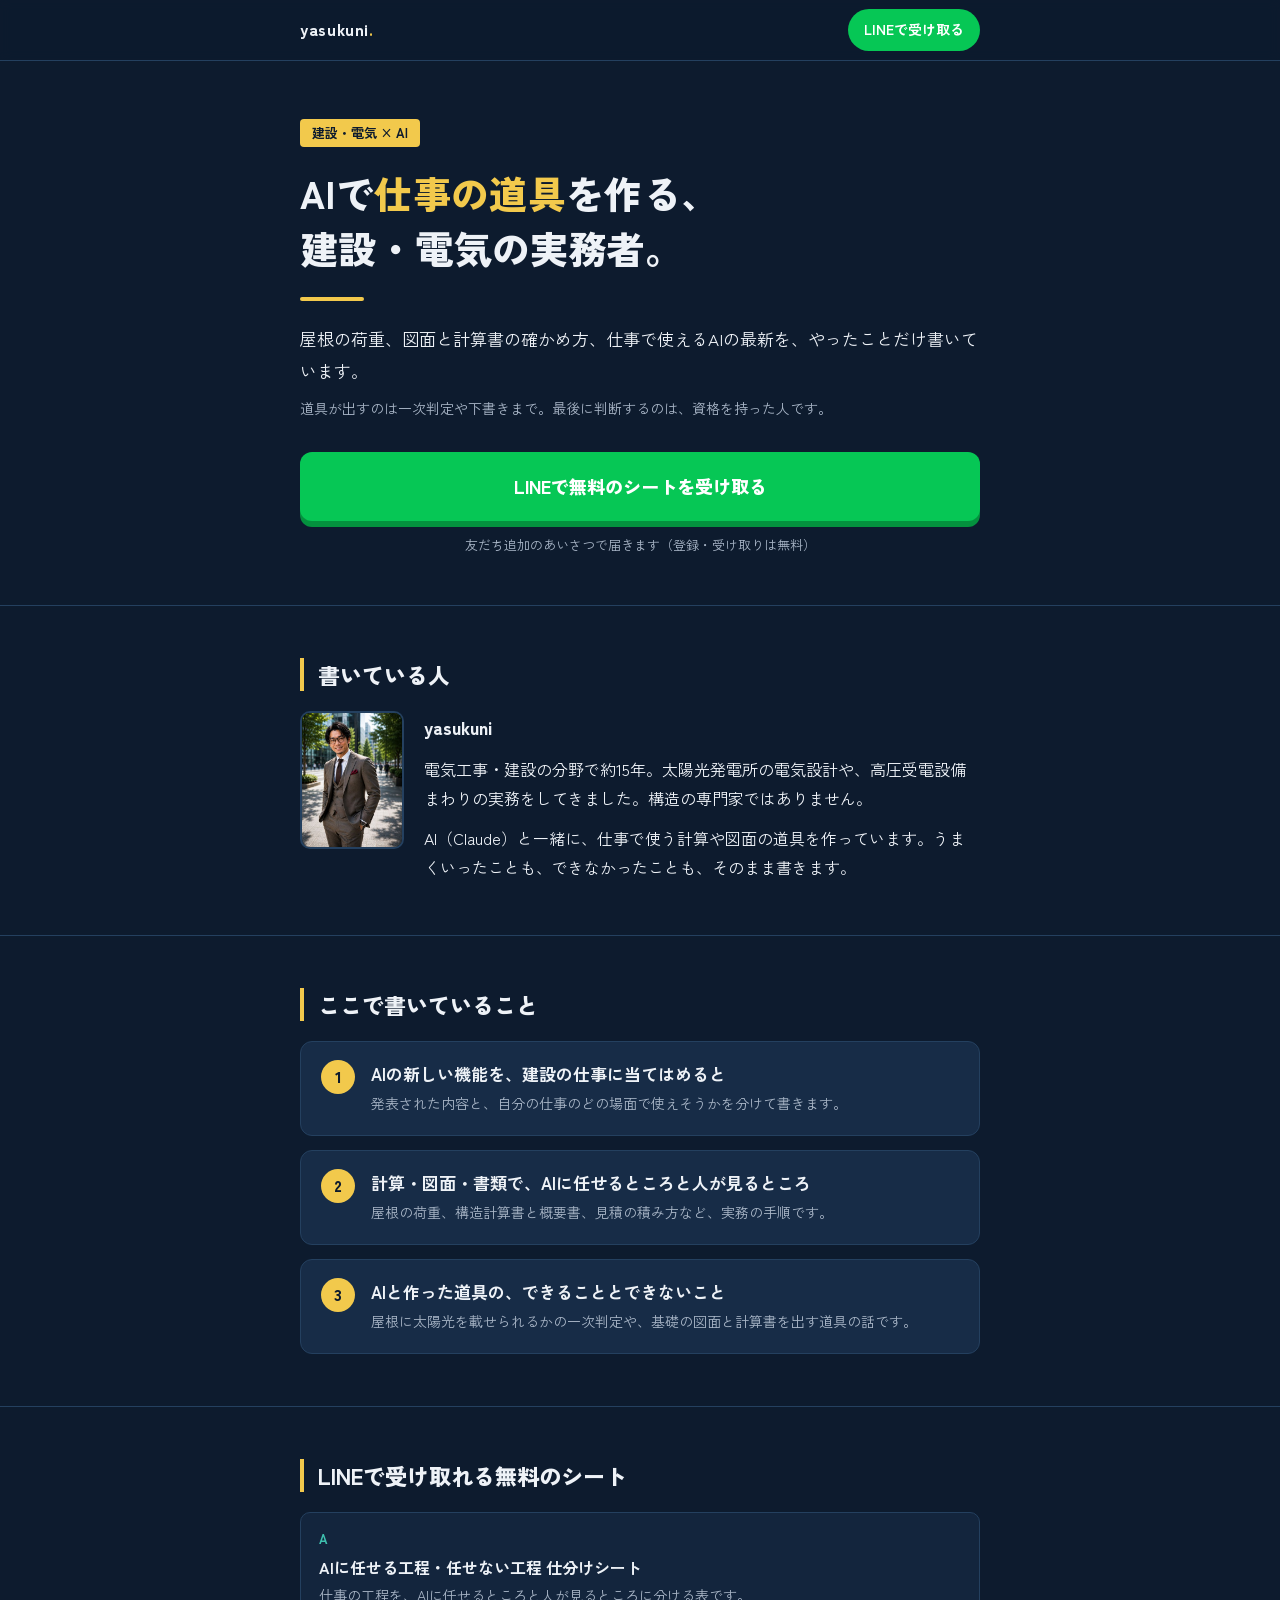
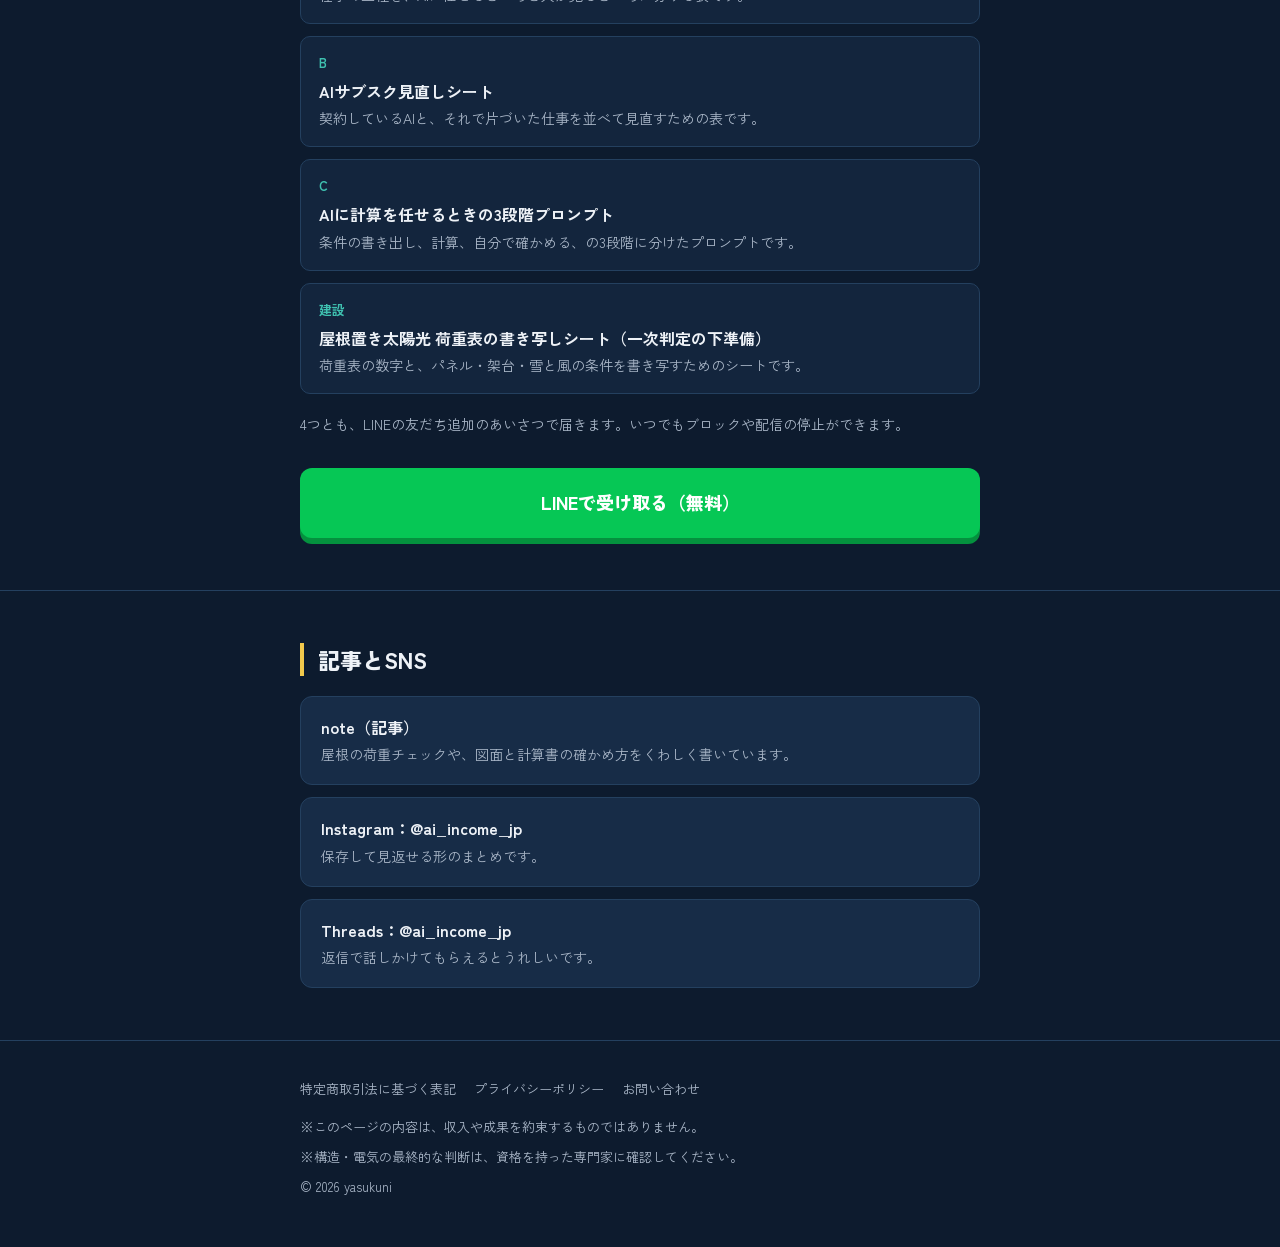
<file: index.html>
<!DOCTYPE html>
<html lang="ja">
<head>
  <meta charset="UTF-8">
  <meta name="viewport" content="width=device-width, initial-scale=1.0">
  <title>AIで仕事の道具を作る、建設・電気の実務者｜yasukuni</title>
  <meta name="description" content="建設・電気の分野で約15年。屋根の荷重、図面と計算書の確かめ方、仕事で使えるAIの最新を、やったことだけ書いています。仕事に使えるシートはLINEで無料配布中。">
  <meta property="og:title" content="AIで仕事の道具を作る、建設・電気の実務者｜yasukuni">
  <meta property="og:description" content="屋根の荷重、図面と計算書の確かめ方、仕事で使えるAIの最新を、やったことだけ書いています。">
  <meta property="og:type" content="website">
  <link rel="preconnect" href="https://fonts.googleapis.com">
  <link rel="preconnect" href="https://fonts.gstatic.com" crossorigin>
  <link rel="stylesheet" href="https://fonts.googleapis.com/css2?family=Zen+Kaku+Gothic+New:wght@400;500;700;900&display=swap">
  <style>
    :root {
      --navy: #0d1b2e;
      --navy-2: #13253d;
      --panel: #172c47;
      --line: #24405f;
      --text: #eef2f7;
      --muted: #a9b6c7;
      --amber: #f2c94c;
      --teal: #3fc1b0;
      --line-green: #06c755;
    }
    * { box-sizing: border-box; margin: 0; padding: 0; }
    html { scroll-behavior: smooth; }
    body {
      background: var(--navy);
      color: var(--text);
      font-family: "Zen Kaku Gothic New", "Hiragino Kaku Gothic ProN", "Noto Sans JP", sans-serif;
      line-height: 1.85;
      font-size: 16px;
      -webkit-font-smoothing: antialiased;
    }
    a { color: inherit; }
    .wrap { max-width: 720px; margin: 0 auto; padding: 0 20px; }

    header {
      position: sticky; top: 0; z-index: 10;
      background: rgba(13, 27, 46, 0.92);
      backdrop-filter: blur(6px);
      border-bottom: 1px solid var(--line);
    }
    header .wrap { display: flex; align-items: center; justify-content: space-between; height: 60px; }
    .brand { font-weight: 900; letter-spacing: 0.04em; text-decoration: none; }
    .brand span { color: var(--amber); }
    .btn-line-s {
      background: var(--line-green); color: #fff; text-decoration: none;
      font-weight: 700; font-size: 14px; padding: 8px 16px; border-radius: 999px;
    }

    .hero { padding: 56px 0 48px; border-bottom: 1px solid var(--line); }
    .tag {
      display: inline-block; font-size: 13px; font-weight: 700; color: var(--navy);
      background: var(--amber); padding: 2px 12px; border-radius: 4px; margin-bottom: 18px;
    }
    h1 { font-size: clamp(26px, 6.4vw, 38px); line-height: 1.45; font-weight: 900; letter-spacing: 0.01em; }
    h1 em { font-style: normal; color: var(--amber); }
    .bar { width: 64px; height: 4px; background: var(--amber); margin: 22px 0; border-radius: 2px; }
    .lead { color: var(--text); font-size: 17px; }
    .lead small { display: block; color: var(--muted); font-size: 14px; margin-top: 10px; }

    .cta { margin-top: 30px; }
    .btn-line {
      display: block; text-align: center; text-decoration: none;
      background: var(--line-green); color: #fff; font-weight: 900; font-size: 18px;
      padding: 18px 20px; border-radius: 12px;
      box-shadow: 0 6px 0 #04913e;
    }
    .btn-line:active { transform: translateY(3px); box-shadow: 0 3px 0 #04913e; }
    .cta p { text-align: center; color: var(--muted); font-size: 13px; margin-top: 12px; }

    section { padding: 52px 0; border-bottom: 1px solid var(--line); }
    h2 { font-size: 22px; font-weight: 900; margin-bottom: 20px; padding-left: 14px; border-left: 4px solid var(--amber); line-height: 1.5; }

    .profile { display: flex; gap: 20px; align-items: flex-start; }
    .profile img { width: 104px; height: 138px; object-fit: cover; border-radius: 10px; border: 2px solid var(--line); flex-shrink: 0; }
    .profile .name { font-weight: 900; font-size: 18px; margin-bottom: 6px; }
    .profile p + p { margin-top: 10px; }
    @media (max-width: 480px) { .profile { flex-direction: column; } }

    .cards { display: grid; gap: 14px; }
    .card {
      background: var(--panel); border: 1px solid var(--line); border-radius: 12px;
      padding: 18px 20px; display: flex; gap: 16px; align-items: flex-start;
    }
    .num { flex-shrink: 0; width: 34px; height: 34px; border-radius: 50%; background: var(--amber); color: var(--navy); font-weight: 900; display: grid; place-items: center; }
    .card h3 { font-size: 17px; font-weight: 700; line-height: 1.6; }
    .card p { color: var(--muted); font-size: 14px; margin-top: 4px; }

    .gifts { display: grid; gap: 12px; }
    .gift { background: var(--navy-2); border: 1px solid var(--line); border-radius: 10px; padding: 14px 18px; }
    .gift .k { color: var(--teal); font-weight: 700; font-size: 13px; }
    .gift .t { font-weight: 700; margin-top: 2px; }
    .gift .d { color: var(--muted); font-size: 14px; }
    .note-box { margin-top: 18px; color: var(--muted); font-size: 14px; }

    .links { display: grid; gap: 12px; }
    .link-card { display: block; text-decoration: none; background: var(--panel); border: 1px solid var(--line); border-radius: 12px; padding: 16px 20px; }
    .link-card .t { font-weight: 700; }
    .link-card .d { color: var(--muted); font-size: 14px; }

    footer { padding: 36px 0 48px; color: var(--muted); font-size: 13px; }
    footer nav { display: flex; flex-wrap: wrap; gap: 8px 18px; margin-bottom: 14px; }
    footer nav a { text-decoration: none; }
    footer nav a:hover { text-decoration: underline; }
    footer p + p { margin-top: 6px; }
  </style>
</head>
<body>
  <header>
    <div class="wrap">
      <a class="brand" href="#top">yasukuni<span>.</span></a>
      <a class="btn-line-s" href="https://line.me/R/ti/p/%40911gqibe">LINEで受け取る</a>
    </div>
  </header>

  <main id="top">
    <div class="hero">
      <div class="wrap">
        <span class="tag">建設・電気 × AI</span>
        <h1>AIで<em>仕事の道具</em>を作る、<br>建設・電気の実務者。</h1>
        <div class="bar"></div>
        <p class="lead">
          屋根の荷重、図面と計算書の確かめ方、仕事で使えるAIの最新を、やったことだけ書いています。
          <small>道具が出すのは一次判定や下書きまで。最後に判断するのは、資格を持った人です。</small>
        </p>
        <div class="cta">
          <a class="btn-line" href="https://line.me/R/ti/p/%40911gqibe">LINEで無料のシートを受け取る</a>
          <p>友だち追加のあいさつで届きます（登録・受け取りは無料）</p>
        </div>
      </div>
    </div>

    <section>
      <div class="wrap">
        <h2>書いている人</h2>
        <div class="profile">
          <img src="assets/yasukuni-profile.jpg" alt="yasukuni のイラスト">
          <div>
            <p class="name">yasukuni</p>
            <p>電気工事・建設の分野で約15年。太陽光発電所の電気設計や、高圧受電設備まわりの実務をしてきました。構造の専門家ではありません。</p>
            <p>AI（Claude）と一緒に、仕事で使う計算や図面の道具を作っています。うまくいったことも、できなかったことも、そのまま書きます。</p>
          </div>
        </div>
      </div>
    </section>

    <section>
      <div class="wrap">
        <h2>ここで書いていること</h2>
        <div class="cards">
          <div class="card">
            <div class="num">1</div>
            <div>
              <h3>AIの新しい機能を、建設の仕事に当てはめると</h3>
              <p>発表された内容と、自分の仕事のどの場面で使えそうかを分けて書きます。</p>
            </div>
          </div>
          <div class="card">
            <div class="num">2</div>
            <div>
              <h3>計算・図面・書類で、AIに任せるところと人が見るところ</h3>
              <p>屋根の荷重、構造計算書と概要書、見積の積み方など、実務の手順です。</p>
            </div>
          </div>
          <div class="card">
            <div class="num">3</div>
            <div>
              <h3>AIと作った道具の、できることとできないこと</h3>
              <p>屋根に太陽光を載せられるかの一次判定や、基礎の図面と計算書を出す道具の話です。</p>
            </div>
          </div>
        </div>
      </div>
    </section>

    <section>
      <div class="wrap">
        <h2>LINEで受け取れる無料のシート</h2>
        <div class="gifts">
          <div class="gift">
            <div class="k">A</div>
            <div class="t">AIに任せる工程・任せない工程 仕分けシート</div>
            <div class="d">仕事の工程を、AIに任せるところと人が見るところに分ける表です。</div>
          </div>
          <div class="gift">
            <div class="k">B</div>
            <div class="t">AIサブスク見直しシート</div>
            <div class="d">契約しているAIと、それで片づいた仕事を並べて見直すための表です。</div>
          </div>
          <div class="gift">
            <div class="k">C</div>
            <div class="t">AIに計算を任せるときの3段階プロンプト</div>
            <div class="d">条件の書き出し、計算、自分で確かめる、の3段階に分けたプロンプトです。</div>
          </div>
          <div class="gift">
            <div class="k">建設</div>
            <div class="t">屋根置き太陽光 荷重表の書き写しシート（一次判定の下準備）</div>
            <div class="d">荷重表の数字と、パネル・架台・雪と風の条件を書き写すためのシートです。</div>
          </div>
        </div>
        <p class="note-box">4つとも、LINEの友だち追加のあいさつで届きます。いつでもブロックや配信の停止ができます。</p>
        <div class="cta">
          <a class="btn-line" href="https://line.me/R/ti/p/%40911gqibe">LINEで受け取る（無料）</a>
        </div>
      </div>
    </section>

    <section>
      <div class="wrap">
        <h2>記事とSNS</h2>
        <div class="links">
          <a class="link-card" href="https://note.com/yasukuni1004">
            <div class="t">note（記事）</div>
            <div class="d">屋根の荷重チェックや、図面と計算書の確かめ方をくわしく書いています。</div>
          </a>
          <a class="link-card" href="https://www.instagram.com/ai_income_jp/">
            <div class="t">Instagram：@ai_income_jp</div>
            <div class="d">保存して見返せる形のまとめです。</div>
          </a>
          <a class="link-card" href="https://www.threads.com/@ai_income_jp">
            <div class="t">Threads：@ai_income_jp</div>
            <div class="d">返信で話しかけてもらえるとうれしいです。</div>
          </a>
        </div>
      </div>
    </section>
  </main>

  <footer>
    <div class="wrap">
      <nav>
        <a href="tokusho.html">特定商取引法に基づく表記</a>
        <a href="privacy.html">プライバシーポリシー</a>
        <a href="contact.html">お問い合わせ</a>
      </nav>
      <p>※このページの内容は、収入や成果を約束するものではありません。</p>
      <p>※構造・電気の最終的な判断は、資格を持った専門家に確認してください。</p>
      <p>© 2026 yasukuni</p>
    </div>
  </footer>
</body>
</html>
</file>
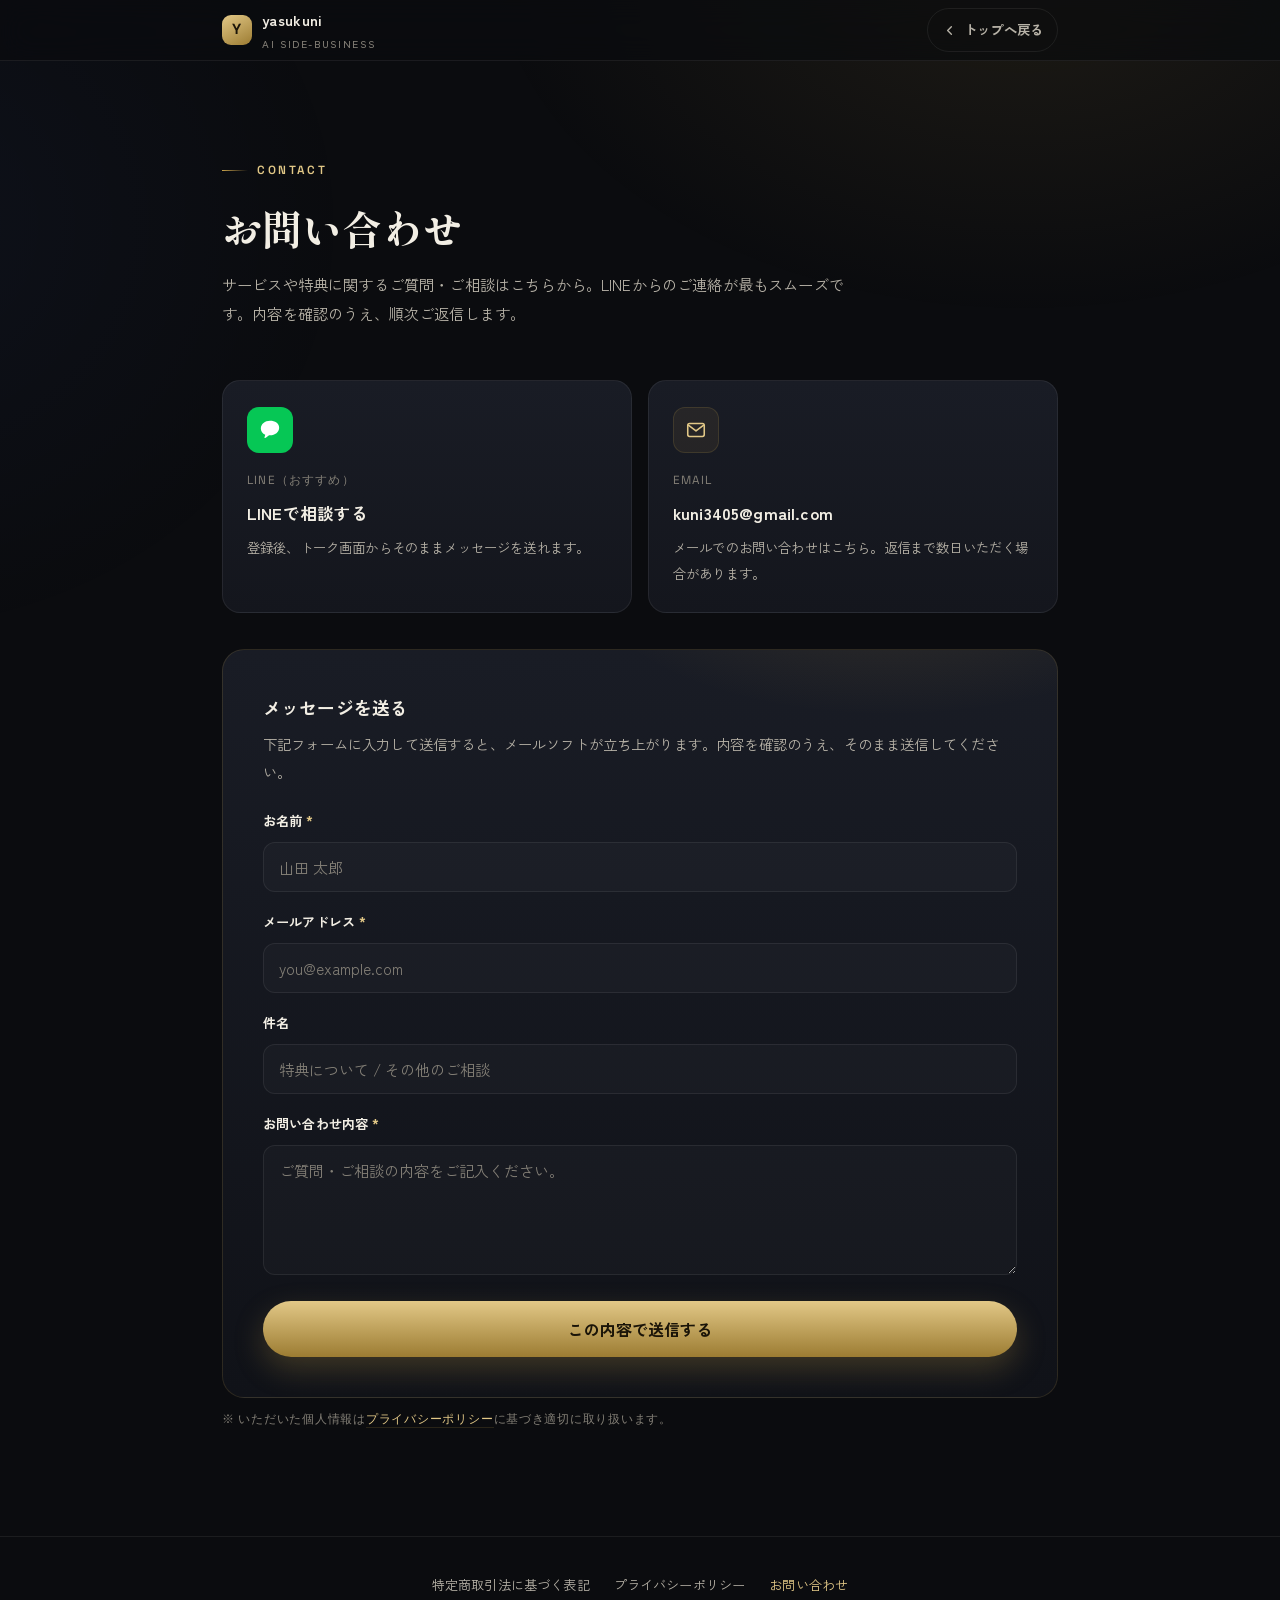
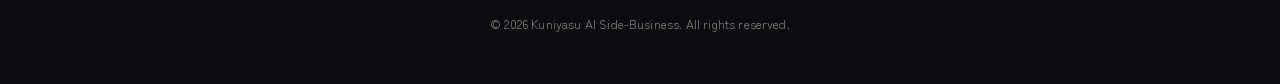
<file: contact.html>
<!DOCTYPE html>
<html lang="ja">
<head>
  <meta charset="UTF-8">
  <meta name="viewport" content="width=device-width, initial-scale=1.0">
  <title>お問い合わせ | yasukuni AI副業</title>
  <meta name="robots" content="noindex">
  <link rel="preconnect" href="https://fonts.googleapis.com">
  <link rel="preconnect" href="https://fonts.gstatic.com" crossorigin>
  <link href="https://fonts.googleapis.com/css2?family=Zen+Kaku+Gothic+New:wght@400;500;700;900&family=Shippori+Mincho:wght@600;700;800&family=Space+Grotesk:wght@500;600;700&display=swap" rel="stylesheet">
  <link rel="stylesheet" href="legal.css">
</head>
<body>
  <header class="topbar">
    <div class="topbar-inner">
      <a href="index.html" class="brand">
        <span class="mark">Y</span>
        <span class="brand-txt">yasukuni<span>AI SIDE-BUSINESS</span></span>
      </a>
      <a href="index.html" class="back-link">
        <svg width="15" height="15" viewBox="0 0 24 24" fill="none" stroke="currentColor" stroke-width="2.2"><path d="M15 6l-6 6 6 6" stroke-linecap="round" stroke-linejoin="round"/></svg>
        トップへ戻る
      </a>
    </div>
  </header>

  <main>
    <div class="container">
      <div class="eyebrow">Contact</div>
      <h1 class="page-title">お問い合わせ</h1>
      <p class="page-intro">サービスや特典に関するご質問・ご相談はこちらから。LINEからのご連絡が最もスムーズです。内容を確認のうえ、順次ご返信します。</p>

      <div class="contact-grid">
        <a href="https://lin.ee/x0MJVcC" class="contact-card line">
          <div class="c-ico"><svg width="22" height="22" viewBox="0 0 24 24" fill="currentColor"><path d="M12 2C6.5 2 2 5.7 2 10.3c0 2.9 1.9 5.5 4.8 7-.2.7-.7 2.5-.8 2.9 0 0-.1.4.2.5.2.1.4 0 .4 0 .5-.1 3.2-2.1 4.4-3 .3 0 .7.1 1 .1 5.5 0 10-3.7 10-8.3S17.5 2 12 2z"/></svg></div>
          <div class="c-label">LINE（おすすめ）</div>
          <div class="c-value">LINEで相談する</div>
          <div class="c-sub">登録後、トーク画面からそのままメッセージを送れます。</div>
        </a>
        <a href="mailto:kuni3405@gmail.com" class="contact-card">
          <div class="c-ico"><svg width="22" height="22" viewBox="0 0 24 24" fill="none" stroke="currentColor" stroke-width="1.7"><rect x="3" y="5" width="18" height="14" rx="2"/><path d="M4 7l8 6 8-6" stroke-linecap="round" stroke-linejoin="round"/></svg></div>
          <div class="c-label">Email</div>
          <div class="c-value">kuni3405@gmail.com</div>
          <div class="c-sub">メールでのお問い合わせはこちら。返信まで数日いただく場合があります。</div>
        </a>
      </div>

      <div class="form-shell">
        <h2>メッセージを送る</h2>
        <p class="fdesc">下記フォームに入力して送信すると、メールソフトが立ち上がります。内容を確認のうえ、そのまま送信してください。</p>
        <form id="contactForm">
          <div class="field">
            <label for="name">お名前<span class="req">*</span></label>
            <input type="text" id="name" name="name" placeholder="山田 太郎" required>
          </div>
          <div class="field">
            <label for="email">メールアドレス<span class="req">*</span></label>
            <input type="email" id="email" name="email" placeholder="you@example.com" required>
          </div>
          <div class="field">
            <label for="subject">件名</label>
            <input type="text" id="subject" name="subject" placeholder="特典について / その他のご相談">
          </div>
          <div class="field">
            <label for="message">お問い合わせ内容<span class="req">*</span></label>
            <textarea id="message" name="message" placeholder="ご質問・ご相談の内容をご記入ください。" required></textarea>
          </div>
          <button type="submit" class="submit-btn">この内容で送信する</button>
        </form>
      </div>

      <p class="updated">※ いただいた個人情報は<a href="privacy.html" style="color:var(--gold-soft);border-bottom:1px solid var(--line);text-decoration:none;">プライバシーポリシー</a>に基づき適切に取り扱います。</p>
    </div>
  </main>

  <footer>
    <div class="footer-inner">
      <div class="footer-links">
        <a href="tokusho.html">特定商取引法に基づく表記</a>
        <a href="privacy.html">プライバシーポリシー</a>
        <a href="contact.html" class="current">お問い合わせ</a>
      </div>
      <p>© 2026 Kuniyasu AI Side-Business. All rights reserved.</p>
    </div>
  </footer>

  <script>
    document.getElementById('contactForm').addEventListener('submit', function(e) {
      e.preventDefault();
      var name = document.getElementById('name').value.trim();
      var email = document.getElementById('email').value.trim();
      var subject = document.getElementById('subject').value.trim() || 'お問い合わせ';
      var message = document.getElementById('message').value.trim();
      var body =
        'お名前: ' + name + '\n' +
        'メール: ' + email + '\n' +
        '------------------------------\n' +
        message + '\n';
      var mailto = 'mailto:kuni3405@gmail.com'
        + '?subject=' + encodeURIComponent('【お問い合わせ】' + subject)
        + '&body=' + encodeURIComponent(body);
      window.location.href = mailto;
    });
  </script>
</body>
</html>
</file>
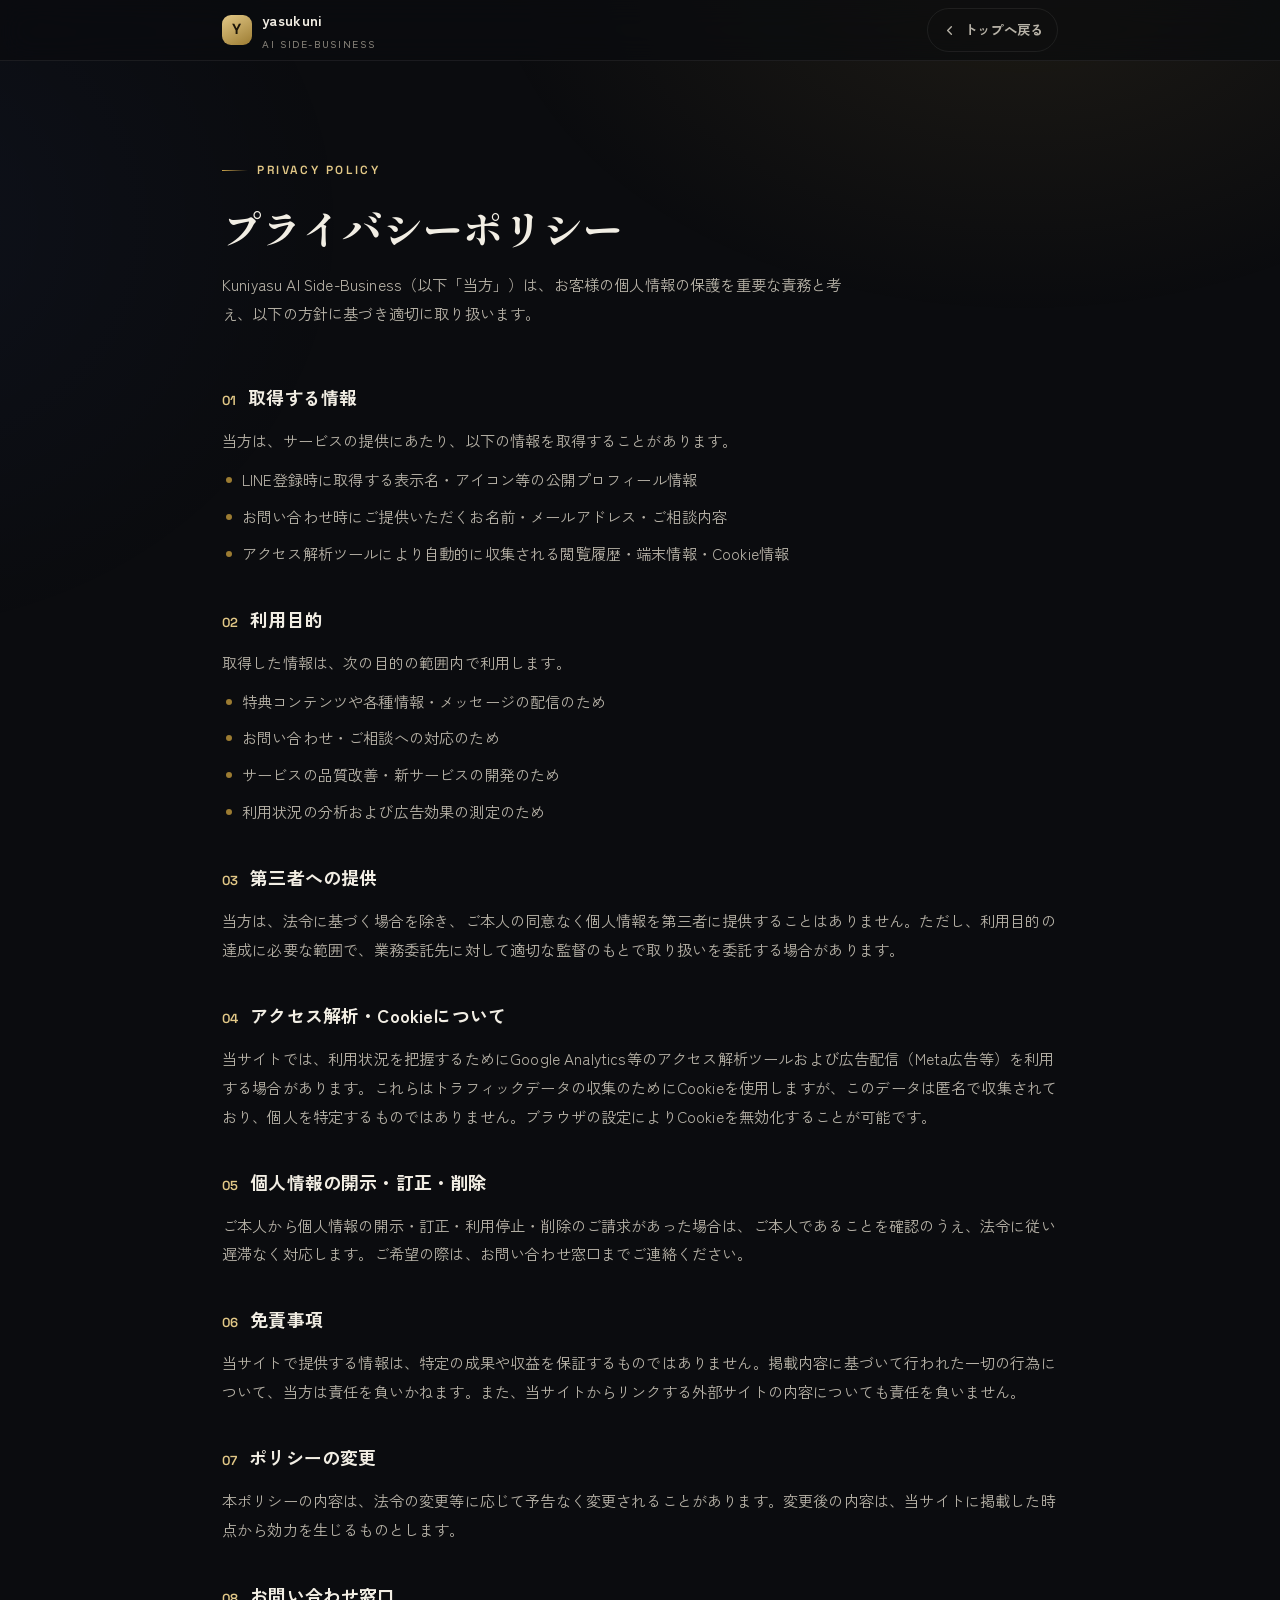
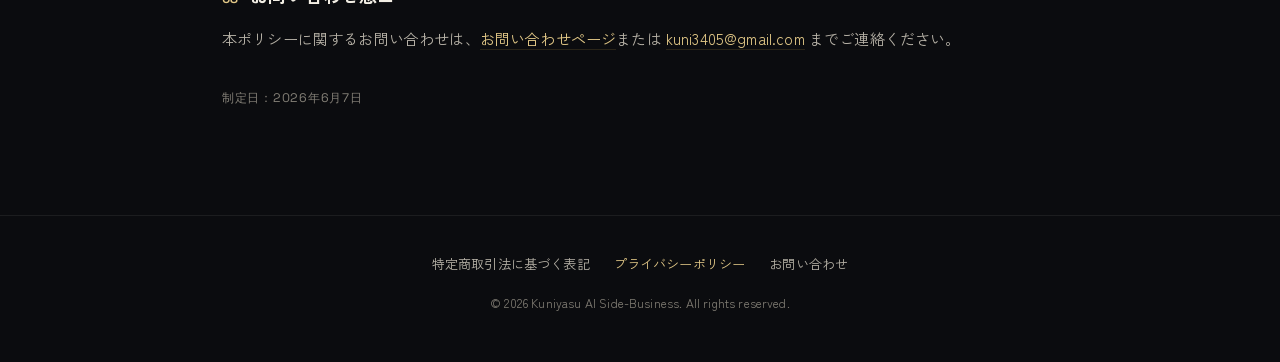
<file: privacy.html>
<!DOCTYPE html>
<html lang="ja">
<head>
  <meta charset="UTF-8">
  <meta name="viewport" content="width=device-width, initial-scale=1.0">
  <title>プライバシーポリシー | yasukuni AI副業</title>
  <meta name="robots" content="noindex">
  <link rel="preconnect" href="https://fonts.googleapis.com">
  <link rel="preconnect" href="https://fonts.gstatic.com" crossorigin>
  <link href="https://fonts.googleapis.com/css2?family=Zen+Kaku+Gothic+New:wght@400;500;700;900&family=Shippori+Mincho:wght@600;700;800&family=Space+Grotesk:wght@500;600;700&display=swap" rel="stylesheet">
  <link rel="stylesheet" href="legal.css">
</head>
<body>
  <header class="topbar">
    <div class="topbar-inner">
      <a href="index.html" class="brand">
        <span class="mark">Y</span>
        <span class="brand-txt">yasukuni<span>AI SIDE-BUSINESS</span></span>
      </a>
      <a href="index.html" class="back-link">
        <svg width="15" height="15" viewBox="0 0 24 24" fill="none" stroke="currentColor" stroke-width="2.2"><path d="M15 6l-6 6 6 6" stroke-linecap="round" stroke-linejoin="round"/></svg>
        トップへ戻る
      </a>
    </div>
  </header>

  <main>
    <div class="container">
      <div class="eyebrow">Privacy Policy</div>
      <h1 class="page-title">プライバシーポリシー</h1>
      <p class="page-intro">Kuniyasu AI Side-Business（以下「当方」）は、お客様の個人情報の保護を重要な責務と考え、以下の方針に基づき適切に取り扱います。</p>

      <div class="block">
        <h2><span class="idx">01</span>取得する情報</h2>
        <p>当方は、サービスの提供にあたり、以下の情報を取得することがあります。</p>
        <ul>
          <li>LINE登録時に取得する表示名・アイコン等の公開プロフィール情報</li>
          <li>お問い合わせ時にご提供いただくお名前・メールアドレス・ご相談内容</li>
          <li>アクセス解析ツールにより自動的に収集される閲覧履歴・端末情報・Cookie情報</li>
        </ul>
      </div>

      <div class="block">
        <h2><span class="idx">02</span>利用目的</h2>
        <p>取得した情報は、次の目的の範囲内で利用します。</p>
        <ul>
          <li>特典コンテンツや各種情報・メッセージの配信のため</li>
          <li>お問い合わせ・ご相談への対応のため</li>
          <li>サービスの品質改善・新サービスの開発のため</li>
          <li>利用状況の分析および広告効果の測定のため</li>
        </ul>
      </div>

      <div class="block">
        <h2><span class="idx">03</span>第三者への提供</h2>
        <p>当方は、法令に基づく場合を除き、ご本人の同意なく個人情報を第三者に提供することはありません。ただし、利用目的の達成に必要な範囲で、業務委託先に対して適切な監督のもとで取り扱いを委託する場合があります。</p>
      </div>

      <div class="block">
        <h2><span class="idx">04</span>アクセス解析・Cookieについて</h2>
        <p>当サイトでは、利用状況を把握するためにGoogle Analytics等のアクセス解析ツールおよび広告配信（Meta広告等）を利用する場合があります。これらはトラフィックデータの収集のためにCookieを使用しますが、このデータは匿名で収集されており、個人を特定するものではありません。ブラウザの設定によりCookieを無効化することが可能です。</p>
      </div>

      <div class="block">
        <h2><span class="idx">05</span>個人情報の開示・訂正・削除</h2>
        <p>ご本人から個人情報の開示・訂正・利用停止・削除のご請求があった場合は、ご本人であることを確認のうえ、法令に従い遅滞なく対応します。ご希望の際は、お問い合わせ窓口までご連絡ください。</p>
      </div>

      <div class="block">
        <h2><span class="idx">06</span>免責事項</h2>
        <p>当サイトで提供する情報は、特定の成果や収益を保証するものではありません。掲載内容に基づいて行われた一切の行為について、当方は責任を負いかねます。また、当サイトからリンクする外部サイトの内容についても責任を負いません。</p>
      </div>

      <div class="block">
        <h2><span class="idx">07</span>ポリシーの変更</h2>
        <p>本ポリシーの内容は、法令の変更等に応じて予告なく変更されることがあります。変更後の内容は、当サイトに掲載した時点から効力を生じるものとします。</p>
      </div>

      <div class="block">
        <h2><span class="idx">08</span>お問い合わせ窓口</h2>
        <p>本ポリシーに関するお問い合わせは、<a href="contact.html">お問い合わせページ</a>または <a href="mailto:kuni3405@gmail.com">kuni3405@gmail.com</a> までご連絡ください。</p>
      </div>

      <p class="updated">制定日：2026年6月7日</p>
    </div>
  </main>

  <footer>
    <div class="footer-inner">
      <div class="footer-links">
        <a href="tokusho.html">特定商取引法に基づく表記</a>
        <a href="privacy.html" class="current">プライバシーポリシー</a>
        <a href="contact.html">お問い合わせ</a>
      </div>
      <p>© 2026 Kuniyasu AI Side-Business. All rights reserved.</p>
    </div>
  </footer>
</body>
</html>
</file>
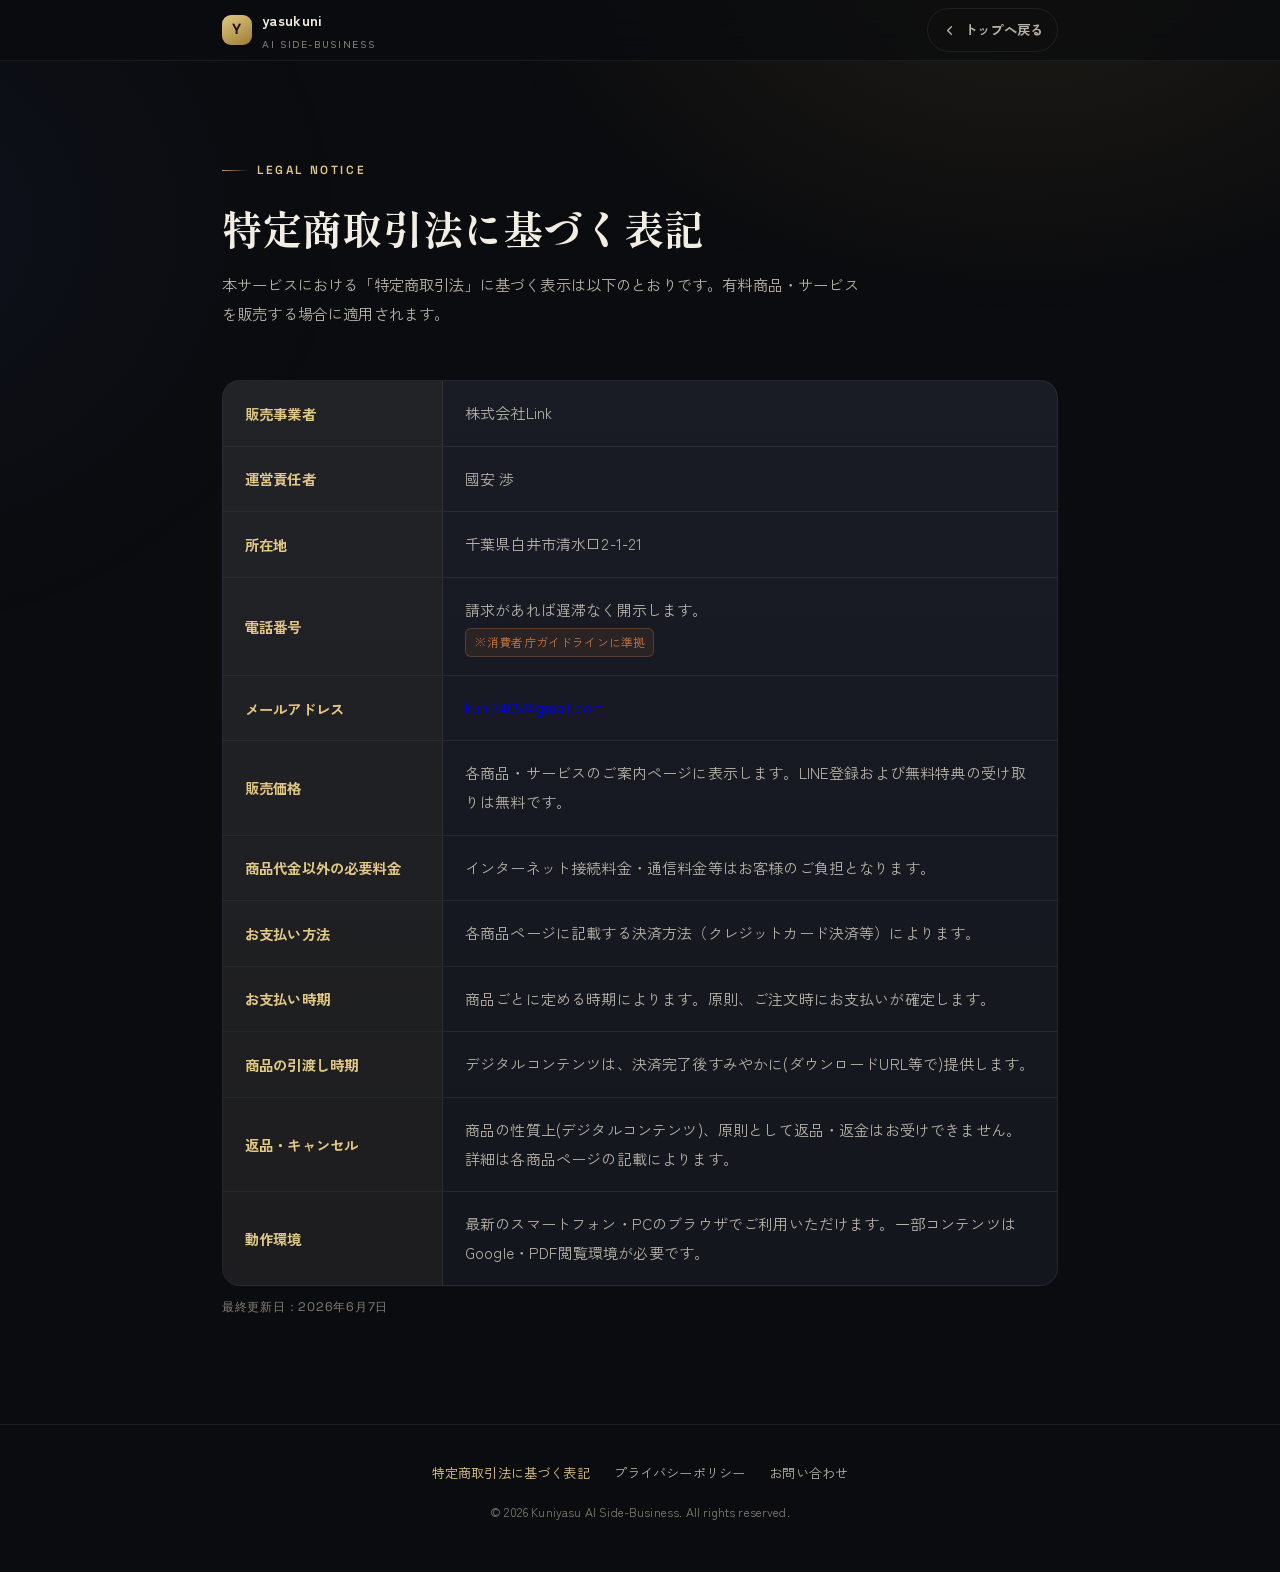
<file: tokusho.html>
<!DOCTYPE html>
<html lang="ja">
<head>
  <meta charset="UTF-8">
  <meta name="viewport" content="width=device-width, initial-scale=1.0">
  <title>特定商取引法に基づく表記 | yasukuni AI副業</title>
  <meta name="robots" content="noindex">
  <link rel="preconnect" href="https://fonts.googleapis.com">
  <link rel="preconnect" href="https://fonts.gstatic.com" crossorigin>
  <link href="https://fonts.googleapis.com/css2?family=Zen+Kaku+Gothic+New:wght@400;500;700;900&family=Shippori+Mincho:wght@600;700;800&family=Space+Grotesk:wght@500;600;700&display=swap" rel="stylesheet">
  <link rel="stylesheet" href="legal.css">
</head>
<body>
  <header class="topbar">
    <div class="topbar-inner">
      <a href="index.html" class="brand">
        <span class="mark">Y</span>
        <span class="brand-txt">yasukuni<span>AI SIDE-BUSINESS</span></span>
      </a>
      <a href="index.html" class="back-link">
        <svg width="15" height="15" viewBox="0 0 24 24" fill="none" stroke="currentColor" stroke-width="2.2"><path d="M15 6l-6 6 6 6" stroke-linecap="round" stroke-linejoin="round"/></svg>
        トップへ戻る
      </a>
    </div>
  </header>

  <main>
    <div class="container">
      <div class="eyebrow">Legal Notice</div>
      <h1 class="page-title">特定商取引法に基づく表記</h1>
      <p class="page-intro">本サービスにおける「特定商取引法」に基づく表示は以下のとおりです。有料商品・サービスを販売する場合に適用されます。</p>

      <div class="spec-table">
        <div class="spec-row">
          <div class="th">販売事業者</div>
          <div class="td">株式会社Link</div>
        </div>
        <div class="spec-row">
          <div class="th">運営責任者</div>
          <div class="td">國安 渉</div>
        </div>
        <div class="spec-row">
          <div class="th">所在地</div>
          <div class="td">千葉県白井市清水口2-1-21</div>
        </div>
        <div class="spec-row">
          <div class="th">電話番号</div>
          <div class="td">請求があれば遅滞なく開示します。<br><span class="fill-note">※消費者庁ガイドラインに準拠</span></div>
        </div>
        <div class="spec-row">
          <div class="th">メールアドレス</div>
          <div class="td"><a href="mailto:kuni3405@gmail.com">kuni3405@gmail.com</a></div>
        </div>
        <div class="spec-row">
          <div class="th">販売価格</div>
          <div class="td">各商品・サービスのご案内ページに表示します。LINE登録および無料特典の受け取りは無料です。</div>
        </div>
        <div class="spec-row">
          <div class="th">商品代金以外の必要料金</div>
          <div class="td">インターネット接続料金・通信料金等はお客様のご負担となります。</div>
        </div>
        <div class="spec-row">
          <div class="th">お支払い方法</div>
          <div class="td">各商品ページに記載する決済方法（クレジットカード決済等）によります。</div>
        </div>
        <div class="spec-row">
          <div class="th">お支払い時期</div>
          <div class="td">商品ごとに定める時期によります。原則、ご注文時にお支払いが確定します。</div>
        </div>
        <div class="spec-row">
          <div class="th">商品の引渡し時期</div>
          <div class="td">デジタルコンテンツは、決済完了後すみやかに(ダウンロードURL等で)提供します。</div>
        </div>
        <div class="spec-row">
          <div class="th">返品・キャンセル</div>
          <div class="td">商品の性質上(デジタルコンテンツ)、原則として返品・返金はお受けできません。詳細は各商品ページの記載によります。</div>
        </div>
        <div class="spec-row">
          <div class="th">動作環境</div>
          <div class="td">最新のスマートフォン・PCのブラウザでご利用いただけます。一部コンテンツはGoogle・PDF閲覧環境が必要です。</div>
        </div>
      </div>

      <p class="updated">最終更新日：2026年6月7日</p>
    </div>
  </main>

  <footer>
    <div class="footer-inner">
      <div class="footer-links">
        <a href="tokusho.html" class="current">特定商取引法に基づく表記</a>
        <a href="privacy.html">プライバシーポリシー</a>
        <a href="contact.html">お問い合わせ</a>
      </div>
      <p>© 2026 Kuniyasu AI Side-Business. All rights reserved.</p>
    </div>
  </footer>
</body>
</html>
</file>
<file: legal.css>
/* ===== shared style for legal / contact subpages (dark luxe) ===== */
*, *::before, *::after { box-sizing: border-box; margin: 0; padding: 0; }

:root {
  --bg:        #0b0c0f;
  --bg-2:      #101218;
  --surface:   #14161d;
  --surface-2: #191c25;
  --line:      rgba(201,162,75,0.16);
  --line-soft: rgba(255,255,255,0.07);
  --gold:      #C9A24B;
  --gold-soft: #E2C887;
  --gold-deep: #9C7C32;
  --line-green:#06C755;
  --ink:       #F2EEE4;
  --ink-mid:   #B7B2A7;
  --ink-dim:   #837F76;
  --maxw: 880px;
  --radius: 18px;
  --ease: cubic-bezier(.2,.7,.2,1);
}

html { -webkit-text-size-adjust: 100%; scroll-behavior: smooth; }
body {
  font-family: 'Zen Kaku Gothic New', 'Hiragino Sans', 'Hiragino Kaku Gothic ProN', sans-serif;
  color: var(--ink); background: var(--bg);
  line-height: 1.9; font-size: 16px; letter-spacing: 0.01em;
  -webkit-font-smoothing: antialiased; overflow-x: hidden;
  min-height: 100vh; display: flex; flex-direction: column;
}
body::before {
  content: ""; position: fixed; inset: 0; z-index: 0; pointer-events: none;
  background:
    radial-gradient(900px 600px at 80% -5%, rgba(201,162,75,0.10), transparent 60%),
    radial-gradient(800px 700px at -10% 25%, rgba(79,124,255,0.05), transparent 60%);
}

.container { width: 100%; max-width: var(--maxw); margin: 0 auto; padding: 0 22px; position: relative; z-index: 1; }

/* ---- top bar ---- */
.topbar {
  position: sticky; top: 0; z-index: 50;
  background: rgba(11,12,15,0.72);
  backdrop-filter: blur(14px) saturate(140%);
  border-bottom: 1px solid var(--line-soft);
}
.topbar-inner { display: flex; align-items: center; justify-content: space-between; height: 60px; max-width: var(--maxw); margin: 0 auto; padding: 0 22px; }
.brand { display: flex; align-items: center; gap: 10px; font-weight: 700; letter-spacing: 0.02em; text-decoration: none; color: var(--ink); }
.brand .mark {
  width: 30px; height: 30px; border-radius: 9px; flex-shrink: 0;
  background: linear-gradient(150deg, var(--gold-soft), var(--gold-deep));
  display: grid; place-items: center; color: #1a1408;
  font-family: 'Space Grotesk', sans-serif; font-weight: 700; font-size: 0.92rem;
}
.brand .brand-txt { font-size: 0.92rem; }
.brand .brand-txt span { display: block; font-size: 0.64rem; font-weight: 500; color: var(--ink-dim); letter-spacing: 0.16em; }
.back-link {
  display: inline-flex; align-items: center; gap: 7px;
  color: var(--ink-mid); text-decoration: none; font-size: 0.84rem; font-weight: 600;
  padding: 8px 14px; border: 1px solid var(--line-soft); border-radius: 999px;
  transition: border-color .2s var(--ease), color .2s var(--ease);
}
.back-link:hover { color: var(--gold-soft); border-color: var(--line); }

/* ---- page head ---- */
main { flex: 1; padding: clamp(48px, 8vw, 88px) 0 clamp(56px, 9vw, 104px); position: relative; z-index: 1; }
.eyebrow {
  display: inline-flex; align-items: center; gap: 9px;
  font-family: 'Space Grotesk', sans-serif;
  font-size: 0.74rem; font-weight: 600; letter-spacing: 0.22em;
  text-transform: uppercase; color: var(--gold-soft); margin-bottom: 18px;
}
.eyebrow::before { content: ""; width: 26px; height: 1px; background: linear-gradient(90deg, var(--gold), transparent); }
h1.page-title {
  font-family: 'Shippori Mincho', serif; font-weight: 800;
  font-size: clamp(1.6rem, 5vw, 2.5rem); line-height: 1.4;
  margin-bottom: 14px; text-wrap: balance;
}
.page-intro { color: var(--ink-mid); font-size: 0.96rem; margin-bottom: clamp(34px, 5vw, 52px); max-width: 640px; }
.updated { color: var(--ink-dim); font-size: 0.78rem; margin-top: 10px; font-family: 'Space Grotesk', sans-serif; letter-spacing: 0.06em; }

/* ---- content blocks ---- */
.block { margin-bottom: 34px; }
.block h2 {
  font-size: 1.12rem; font-weight: 700; margin-bottom: 12px; color: var(--ink);
  display: flex; align-items: baseline; gap: 12px;
}
.block h2 .idx { font-family: 'Space Grotesk', sans-serif; font-size: 0.82rem; color: var(--gold-soft); font-weight: 600; }
.block p { color: var(--ink-mid); font-size: 0.95rem; margin-bottom: 10px; }
.block p:last-child { margin-bottom: 0; }
.block ul { list-style: none; display: flex; flex-direction: column; gap: 8px; margin-top: 6px; }
.block ul li { color: var(--ink-mid); font-size: 0.95rem; padding-left: 20px; position: relative; }
.block ul li::before { content: ""; position: absolute; left: 4px; top: 12px; width: 6px; height: 6px; border-radius: 50%; background: var(--gold-deep); }
.block a { color: var(--gold-soft); text-decoration: none; border-bottom: 1px solid var(--line); }
.block a:hover { border-bottom-color: var(--gold-soft); }

/* ---- definition table (特商法) ---- */
.spec-table {
  border: 1px solid var(--line-soft); border-radius: var(--radius); overflow: hidden;
  background: linear-gradient(180deg, var(--surface-2), var(--surface));
}
.spec-row { display: grid; grid-template-columns: 220px 1fr; border-top: 1px solid var(--line-soft); }
.spec-row:first-child { border-top: none; }
.spec-row .th {
  padding: 18px 22px; font-weight: 700; font-size: 0.9rem; color: var(--gold-soft);
  background: rgba(201,162,75,0.05); border-right: 1px solid var(--line-soft);
  display: flex; align-items: center;
}
.spec-row .td { padding: 18px 22px; color: var(--ink-mid); font-size: 0.94rem; }
.spec-row .td .fill { color: #C9764280; }
.fill-note {
  display: inline-block; margin-top: 4px; font-size: 0.74rem; color: #c97642;
  background: rgba(201,118,66,0.1); border: 1px solid rgba(201,118,66,0.3);
  border-radius: 6px; padding: 2px 8px;
}

/* ---- contact ---- */
.contact-grid { display: grid; grid-template-columns: repeat(2, 1fr); gap: 16px; margin-bottom: 36px; }
.contact-card {
  background: linear-gradient(180deg, var(--surface-2), var(--surface));
  border: 1px solid var(--line-soft); border-radius: var(--radius);
  padding: 26px 24px; text-decoration: none; display: block;
  transition: border-color .3s var(--ease), transform .3s var(--ease);
}
.contact-card:hover { border-color: var(--line); transform: translateY(-3px); }
.contact-card .c-ico {
  width: 46px; height: 46px; border-radius: 12px; margin-bottom: 16px;
  display: grid; place-items: center; color: var(--gold-soft);
  background: rgba(201,162,75,0.08); border: 1px solid var(--line);
}
.contact-card.line .c-ico { color: #fff; background: var(--line-green); border-color: transparent; }
.contact-card .c-label { font-size: 0.74rem; color: var(--ink-dim); letter-spacing: 0.1em; text-transform: uppercase; font-family: 'Space Grotesk', sans-serif; margin-bottom: 6px; }
.contact-card .c-value { font-size: 1.04rem; font-weight: 700; color: var(--ink); }
.contact-card .c-sub { font-size: 0.84rem; color: var(--ink-mid); margin-top: 6px; }

.form-shell {
  background: linear-gradient(180deg, var(--surface-2), var(--bg-2));
  border: 1px solid var(--line); border-radius: 22px;
  padding: clamp(26px, 4vw, 40px); position: relative; overflow: hidden;
}
.form-shell::before { content:""; position:absolute; inset:0; pointer-events:none; background: radial-gradient(440px 200px at 80% -10%, rgba(201,162,75,0.14), transparent 70%); }
.form-shell h2 { font-size: 1.12rem; font-weight: 700; margin-bottom: 6px; position: relative; }
.form-shell p.fdesc { color: var(--ink-mid); font-size: 0.9rem; margin-bottom: 24px; position: relative; }
.field { margin-bottom: 18px; position: relative; }
.field label { display: block; font-size: 0.82rem; font-weight: 600; color: var(--ink); margin-bottom: 8px; }
.field label .req { color: var(--gold-soft); margin-left: 4px; }
.field input, .field textarea {
  width: 100%; background: rgba(255,255,255,0.025); border: 1px solid var(--line-soft);
  border-radius: 12px; padding: 13px 15px; color: var(--ink); font-family: inherit; font-size: 0.95rem;
  transition: border-color .2s var(--ease), background .2s var(--ease);
}
.field input::placeholder, .field textarea::placeholder { color: var(--ink-dim); }
.field input:focus, .field textarea:focus { outline: none; border-color: var(--gold-deep); background: rgba(201,162,75,0.04); }
.field textarea { resize: vertical; min-height: 130px; }
.submit-btn {
  width: 100%; cursor: pointer; border: none; position: relative; overflow: hidden;
  background: linear-gradient(180deg, var(--gold-soft), var(--gold-deep)); color: #1a1408;
  font-family: inherit; font-weight: 700; font-size: 1rem; padding: 16px; border-radius: 999px;
  box-shadow: 0 12px 30px rgba(201,162,75,0.25); transition: transform .25s var(--ease), box-shadow .25s var(--ease);
}
.submit-btn:hover { transform: translateY(-2px); box-shadow: 0 18px 40px rgba(201,162,75,0.35); }

/* ---- footer ---- */
footer { border-top: 1px solid var(--line-soft); padding: 36px 0 48px; color: var(--ink-dim); position: relative; z-index: 1; }
.footer-inner { text-align: center; max-width: var(--maxw); margin: 0 auto; padding: 0 22px; }
.footer-links { display: flex; justify-content: center; flex-wrap: wrap; gap: 10px 24px; margin-bottom: 16px; font-size: 0.82rem; }
.footer-links a { color: var(--ink-mid); text-decoration: none; transition: color .2s; }
.footer-links a:hover { color: var(--gold-soft); }
.footer-links a.current { color: var(--gold-soft); }
footer p { font-size: 0.76rem; line-height: 1.8; }

@media (max-width: 620px) {
  .spec-row { grid-template-columns: 1fr; }
  .spec-row .th { border-right: none; border-bottom: 1px solid var(--line-soft); }
  .contact-grid { grid-template-columns: 1fr; }
  .topbar .brand .brand-txt span { display: none; }
}
</file>
